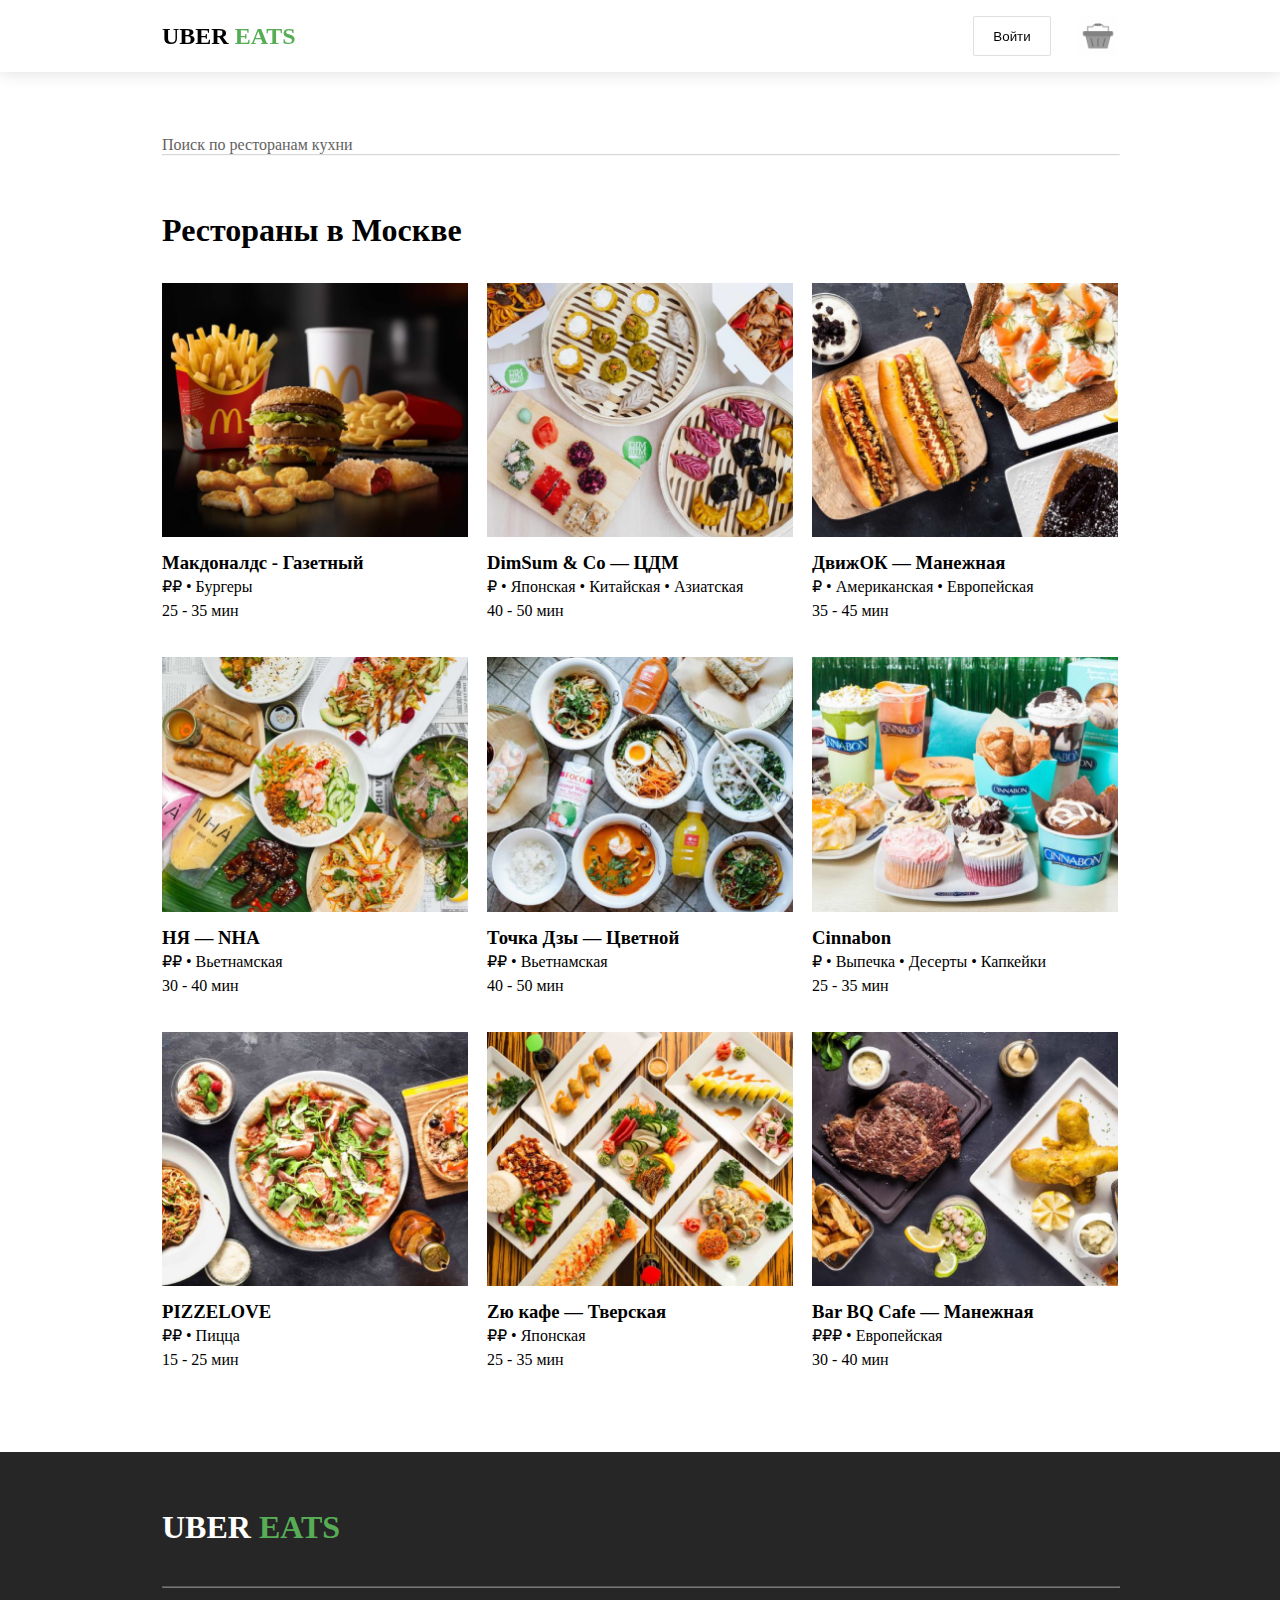
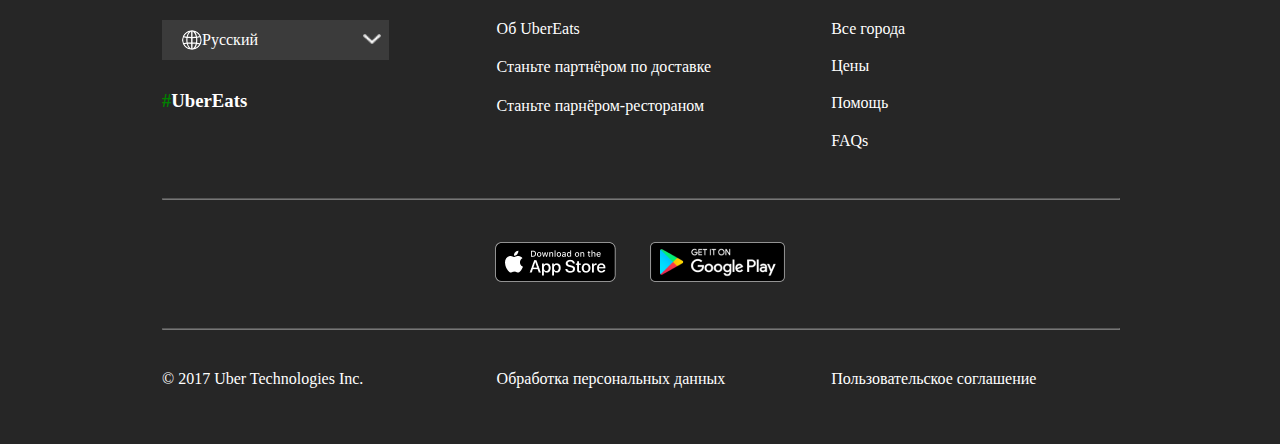
<file: index.html>
<!DOCTYPE html>
<html lang="en">
  <head>
    <meta charset="UTF-8" />
    <meta http-equiv="X-UA-Compatible" content="IE=edge" />
    <meta name="viewport" content="width=device-width, initial-scale=1.0" />
    <title>mylife</title>
    <link rel="stylesheet" href="style/style.css" />
  </head>
  <body>
    <div class="app">
      <div id="hhh"></div>
      <div class="head">
        <div class="head_items container">
          <div class="logo_head">
            <h2>UBER <span style="color: rgba(87, 173, 86, 1)">EATS</span></h2>
          </div>
          <div class="items_nav">
            <a href="#popup">
              <button class="comeIn popup-link">Войти</button>
            </a>
            <button class="basket"></button>
          </div>
        </div>
      </div>
      <div class="search container">
        <p>Поиск по ресторанам кухни</p>
        <hr class="hrFooter" width="100%" />
      </div>
      <div class="restInMoscow container">
        <h1>Рестораны в Москве</h1>
        <div class="DishesInMoskow">
          <div class="Dishes">
            <div class="img_dishes">
              <img src="style/img/Stores/1.png" width="100%" alt="" />
            </div>
            <div class="content_dishes">
              <h3>Макдоналдс - Газетный</h3>
              <p>₽₽ • Бургеры</p>
              <p>25 - 35 мин</p>
            </div>
          </div>
          <div class="Dishes">
            <div class="img_dishes">
              <img src="style/img/Stores/2.png" width="100%" alt="" />
            </div>
            <div class="content_dishes">
              <h3>DimSum & Co — ЦДМ</h3>
              <p>₽ • Японская • Китайская • Азиатская</p>
              <p>40 - 50 мин</p>
            </div>
          </div>
          <div class="Dishes">
            <div class="img_dishes">
              <img src="style/img/Stores/5.png" width="100%" alt="" />
            </div>
            <div class="content_dishes">
              <h3>ДвижОК — Манежная</h3>
              <p>₽ • Американская • Европейская</p>
              <p>35 - 45 мин</p>
            </div>
          </div>
          <div class="Dishes">
            <div class="img_dishes">
              <img src="style/img/Stores/3.png" width="100%" alt="" />
            </div>
            <div class="content_dishes">
              <h3>НЯ — NHA</h3>
              <p>₽₽ • Вьетнамская</p>
              <p>30 - 40 мин</p>
            </div>
          </div>
          <div class="Dishes">
            <div class="img_dishes">
              <img src="style/img/Stores/4.png" width="100%" alt="" />
            </div>
            <div class="content_dishes">
              <h3>Точка Дзы — Цветной</h3>
              <p>₽₽ • Вьетнамская</p>
              <p>40 - 50 мин</p>
            </div>
          </div>
          <div class="Dishes">
            <div class="img_dishes">
              <img src="style/img/Stores/6.png" width="100%" alt="" />
            </div>
            <div class="content_dishes">
              <h3>Cinnabon</h3>
              <p>₽ • Выпечка • Десерты • Капкейки</p>
              <p>25 - 35 мин</p>
            </div>
          </div>
          <div class="Dishes">
            <div class="img_dishes">
              <img src="style/img/Stores/7.png" width="100%" alt="" />
            </div>
            <div class="content_dishes">
              <h3>PIZZELOVE</h3>
              <p>₽₽ • Пицца</p>
              <p>15 - 25 мин</p>
            </div>
          </div>
          <div class="Dishes">
            <div class="img_dishes">
              <img src="style/img/Stores/8.png" width="100%" alt="" />
            </div>
            <div class="content_dishes">
              <h3>Zю кафе — Тверская</h3>
              <p>₽₽ • Японская</p>
              <p>25 - 35 мин</p>
            </div>
          </div>
          <div class="Dishes">
            <div class="img_dishes">
              <img src="style/img/Stores/9.png" width="100%" alt="" />
            </div>
            <div class="content_dishes">
              <h3>Bar BQ Cafe — Манежная</h3>
              <p>₽₽₽ • Европейская</p>
              <p>30 - 40 мин</p>
            </div>
          </div>
        </div>
      </div>
      <div class="footer">
        <div class="footer_info container">
          <div class="logo_footer">
            <h1>UBER <span style="color: rgba(87, 173, 86, 1)">EATS</span></h1>
          </div>
          <hr class="hrFooter" width="100%" />
          <div class="blocks_footer">
            <div class="block_info_site">
              <div class="menu_lang">
                <div class="logo_menu_land">
                  <div class="logo_inet"></div>
                  <p>Русский</p>
                </div>
                <div class="arrayDown"></div>
              </div>
              <div class="icon_message">
                <h3><span style="color: green">#</span>UberEats</h3>
                <div class="icon">
                  <div class="icon_items insta"></div>
                  <div class="icon_items twitter"></div>
                  <div class="icon_items facebook"></div>
                </div>
              </div>
            </div>
            <div class="block_info_site pirents">
              <p>Об UberEats</p>
              <p>Станьте партнёром по доставке</p>
              <p>Станьте парнёром-рестораном</p>
            </div>
            <div class="block_info_site">
              <p>Все города</p>
              <p>Цены</p>
              <p>Помощь</p>
              <p>FAQs</p>
            </div>
          </div>
          <hr class="hrFooter" width="100%" />
          <div class="dowloadShops">
            <div class="shop">
              <img
                src="style/img/Download_on_the_App_Store_Badge_US-UK_RGB_blk_092917.png"
                alt=""
              />
            </div>
            <div class="shop">
              <img src="style/img/en_badge_web_generic-cf6dad406f.png" alt="" />
            </div>
          </div>
          <hr class="hrFooter" width="100%" />
          <div class="footer_end">
            <div class="block_footer_end">
              <p>© 2017 Uber Technologies Inc.</p>
            </div>
            <div class="block_footer_end">
              <p>Обработка персональных данных</p>
            </div>
            <div class="block_footer_end">
              <p>Пользовательское соглашение</p>
            </div>
          </div>
        </div>
      </div>
      <div id="popup" class="popup">
        <div class="popup__body container">
          <div class="popup__content">
            <a href="#head" class="popup__close close-popup">X</a>
            <div class="popup__title">Это модальное окно №1</div>
            <div class="popup__text">
              Lorem ipsum dolor sit amet consectetur adipisicing elit. Deleniti
              ducimus unde expedita, repellendus quisquam soluta ratione?
              Impedit quam assumenda perspiciatis ad quae voluptate, cupiditate
              voluptas? Non quidem sint soluta esse? Lorem, ipsum dolor sit amet
              consectetur adipisicing elit. Consectetur ipsam ad velit nostrum
              cum, rerum, explicabo ut et aliquid nam consequatur maiores error
              nihil commodi, iusto voluptas quis eos! Enim nobis, hic natus
              facilis earum autem soluta quia sunt ab obcaecati at reiciendis
              consectetur illum. Dolores nisi modi quam blanditiis sit alias
              soluta suscipit eaque, natus placeat consectetur possimus! Ducimus
              nisi vero deserunt, odio soluta officiis odit tempora voluptates,
              qui nam rerum autem perferendis non sit explicabo in provident.
              Aut magnam fugit laudantium illo dolor, odit explicabo
              praesentium, facilis ad ea expedita repellat soluta inventore.
              Tempore explicabo eum nulla quam.
            </div>
          </div>
        </div>
      </div>
    </div>
    <script src="javascript/script.js"></script>
  </body>
</html>
</file>
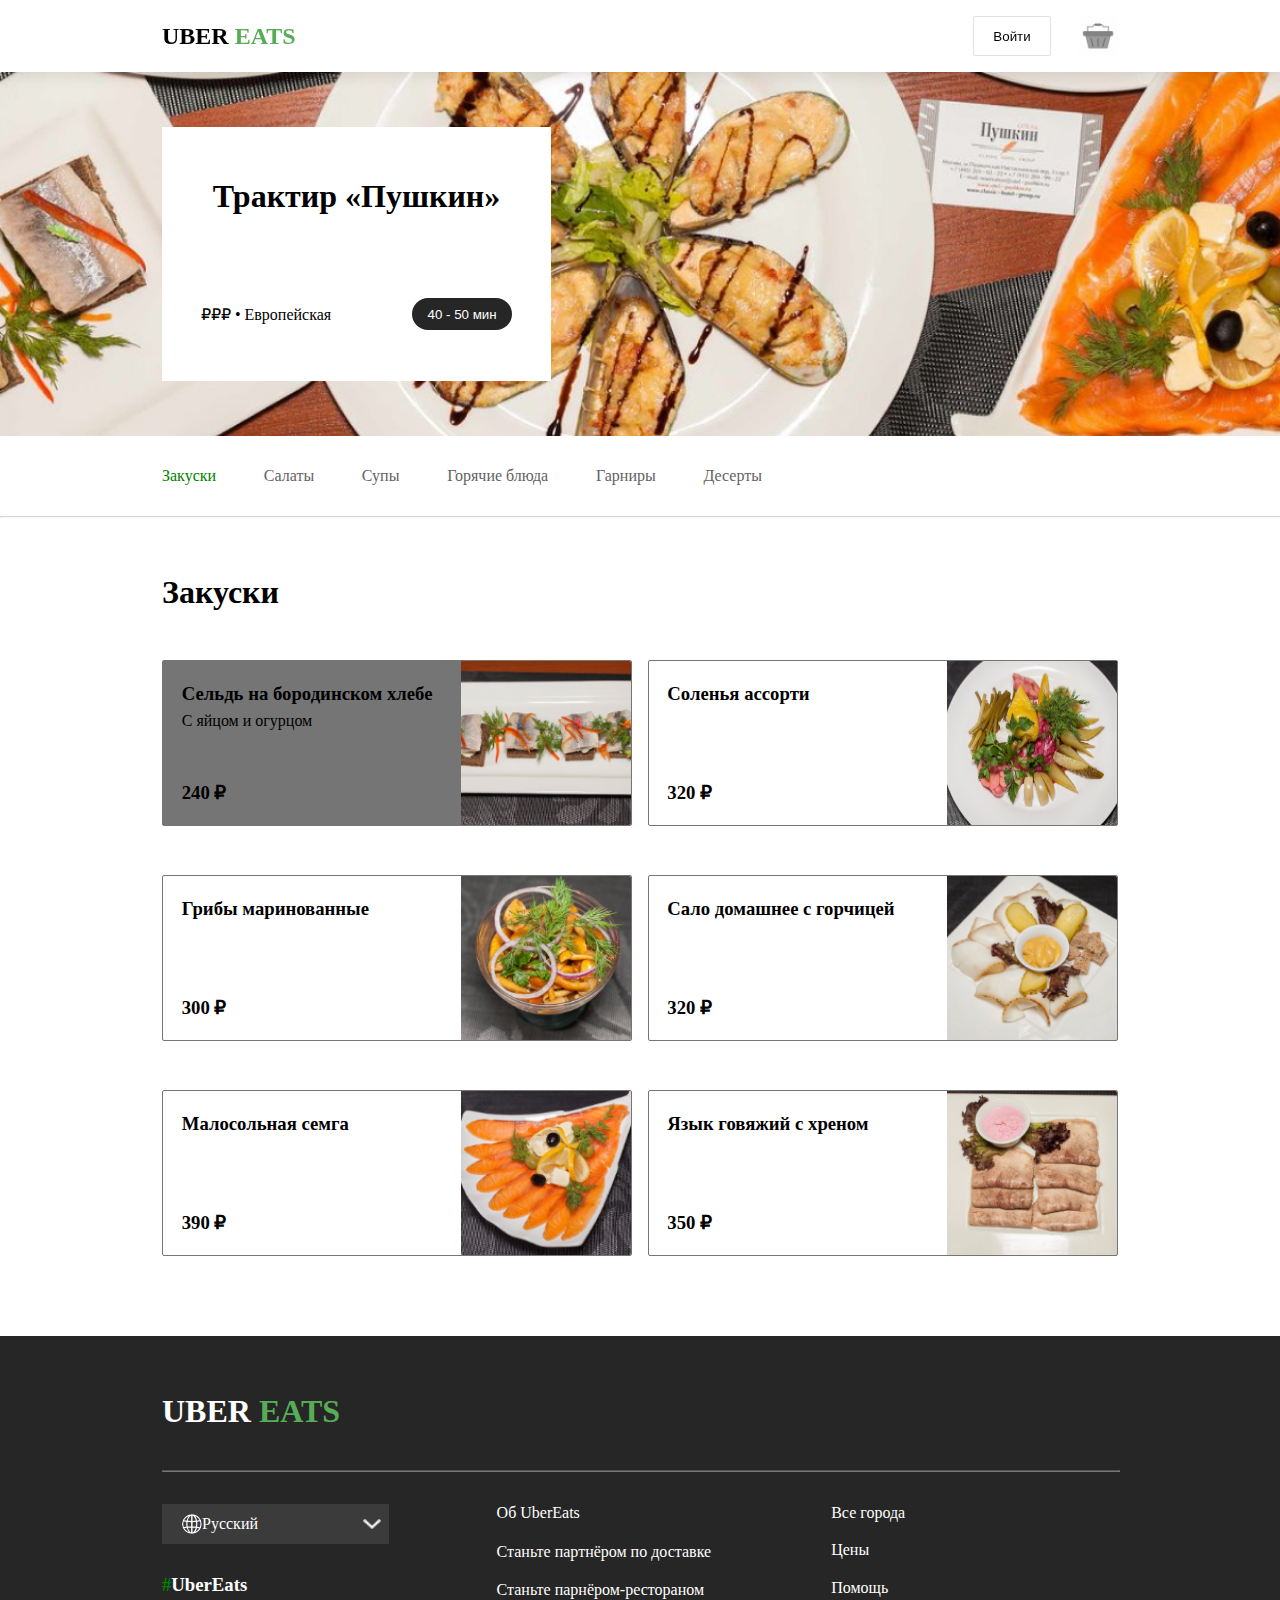
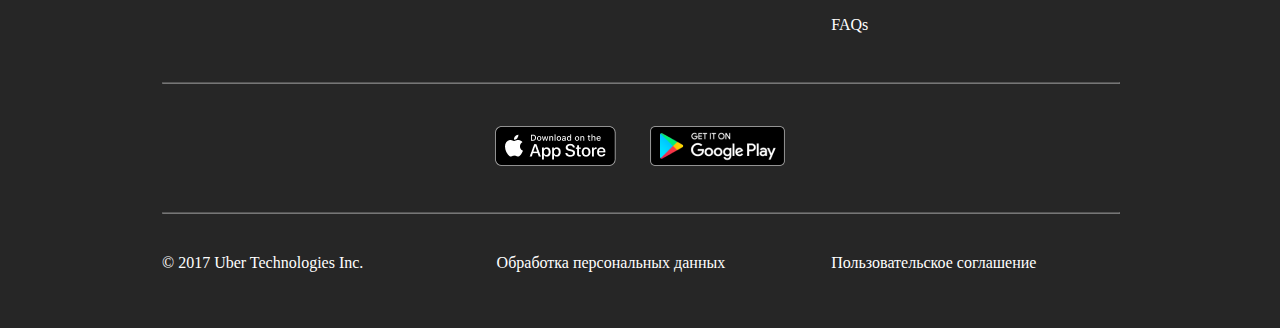
<file: indexTwo.html>
<!DOCTYPE html>
<html lang="en">
  <head>
    <meta charset="UTF-8" />
    <meta http-equiv="X-UA-Compatible" content="IE=edge" />
    <meta name="viewport" content="width=device-width, initial-scale=1.0" />
    <title>Document</title>
    <link rel="stylesheet" href="style/style.css" />
  </head>
  <body>
    <div class="app">
      <div id="hhh"></div>
      <div class="head">
        <div class="head_items container">
          <div class="logo_head">
            <h2>UBER <span style="color: rgba(87, 173, 86, 1)">EATS</span></h2>
          </div>
          <div class="items_nav">
            <a href="#popup">
              <button class="comeIn popup-link">Войти</button>
            </a>
            <button class="basket"></button>
          </div>
        </div>
      </div>
      <div class="tavern">
        <div class="tavern__content container">
            <div class="tavern__block">
                <div class="tavenr__text">
                    <h1>Трактир «Пушкин»</h1>
                   <div class="tavern__dishes__text">
                    <p>₽₽₽ • Европейская</p>
                    <button class="tavern__buts">40 - 50 мин</button>
                   </div>
                </div>
            </div>
        </div>
      </div>

      <div class="menu__dishes container">
          <div class="menu__dishes__items">
              <li class="items__dishes" style="color:green">Закуски</li>
              <li class="items__dishes">Салаты</li>
              <li class="items__dishes">Супы</li>
              <li class="items__dishes">Горячие блюда</li>
              <li class="items__dishes">Гарниры</li>
              <li class="items__dishes">Десерты</li>
          </div>
      </div>
      <hr class="hrFooter" width="100%" />
      <div class="snacks container">
          <h1>Закуски</h1>
          <div class="snacks__items">
              <div class="snacks__dishes" style="background: rgba(117, 117, 117, 1);
              ">
                  <div class="text__content__snacks">
                      <div class="name__snacks__in">
                        <h3>Сельдь на бородинском хлебе</h3>
                        <p>С яйцом и огурцом</p>
                      </div>
                      <h3>240 ₽</h3>
                  </div>
                  <div class="img__snacks">
                    <img src="style/img/restairan/Restaurant/1.png" width="100%"  height="100%" alt="">
                  </div>
              </div>
              <div class="snacks__dishes">
                <div class="text__content__snacks">
                    <div class="name__snacks__in">
                      <h3>Соленья ассорти</h3>
                      <p></p>
                    </div>
                    <h3>320 ₽</h3>
                </div>
                <div class="img__snacks">
                    <img src="style/img/restairan/Restaurant/2.png" width="100%" height="100%" alt="">

                </div>
            </div><div class="snacks__dishes">
                <div class="text__content__snacks">
                    <div class="name__snacks__in">
                      <h3>Грибы маринованные</h3>
                      <p></p>
                    </div>
                    <h3>300 ₽</h3>
                </div>
                <div class="img__snacks">
                    <img src="style/img/restairan/Restaurant/3.png" width="100%"  height="100%" alt="">

                </div>
            </div><div class="snacks__dishes">
                <div class="text__content__snacks">
                    <div class="name__snacks__in">
                      <h3>Сало домашнее с горчицей</h3>
                      <p></p>
                    </div>
                    <h3>320 ₽</h3>
                </div>
                <div class="img__snacks">
                    <img src="style/img/restairan/Restaurant/4.png" width="100%"  height="100%" alt="">

                </div>
            </div><div class="snacks__dishes">
                <div class="text__content__snacks">
                    <div class="name__snacks__in">
                      <h3>Малосольная семга</h3>
                      <p></p>
                    </div>
                    <h3>390 ₽</h3>
                </div>
                <div class="img__snacks">
                    <img src="style/img/restairan/Restaurant/5.png" width="100%" height="100%" alt="">

                </div>
            </div><div class="snacks__dishes">
                <div class="text__content__snacks">
                    <div class="name__snacks__in">
                      <h3>Язык говяжий с хреном</h3>
                      <p></p>
                    </div>
                    <h3>350 ₽</h3>
                </div>
                <div class="img__snacks">
                    <img src="style/img/restairan/Restaurant/6.png" width="100%" height="100%" alt="">

                </div>
            </div>
          </div>
      </div>
      <div class="footer">
        <div class="footer_info container">
          <div class="logo_footer">
            <h1>UBER <span style="color: rgba(87, 173, 86, 1)">EATS</span></h1>
          </div>
          <hr class="hrFooter" width="100%" />
          <div class="blocks_footer">
            <div class="block_info_site">
              <div class="menu_lang">
                <div class="logo_menu_land">
                  <div class="logo_inet"></div>
                  <p>Русский</p>
                </div>
                <div class="arrayDown"></div>
              </div>
              <div class="icon_message">
                <h3><span style="color: green">#</span>UberEats</h3>
                <div class="icon">
                  <div class="icon_items insta"></div>
                  <div class="icon_items twitter"></div>
                  <div class="icon_items facebook"></div>
                </div>
              </div>
            </div>
            <div class="block_info_site pirents">
              <p>Об UberEats</p>
              <p>Станьте партнёром по доставке</p>
              <p>Станьте парнёром-рестораном</p>
            </div>
            <div class="block_info_site">
              <p>Все города</p>
              <p>Цены</p>
              <p>Помощь</p>
              <p>FAQs</p>
            </div>
          </div>
          <hr class="hrFooter" width="100%" />
          <div class="dowloadShops">
            <div class="shop">
              <img
                src="style/img/Download_on_the_App_Store_Badge_US-UK_RGB_blk_092917.png"
                alt=""
              />
            </div>
            <div class="shop">
              <img src="style/img/en_badge_web_generic-cf6dad406f.png" alt="" />
            </div>
          </div>
          <hr class="hrFooter" width="100%" />
          <div class="footer_end">
            <div class="block_footer_end">
              <p>© 2017 Uber Technologies Inc.</p>
            </div>
            <div class="block_footer_end">
              <p>Обработка персональных данных</p>
            </div>
            <div class="block_footer_end">
              <p>Пользовательское соглашение</p>
            </div>
          </div>
        </div>
    </div>

    <script src="javascript/script.js"></script>
  </body>
</html>
</file>
<file: style/style.css>
* {
  margin: 0;
  padding: 0;
}
.container {
  max-width: 956px;
  margin: 0 auto;
}
.head {
  position: fixed;
  top: 0;
  width: 100%;
  height: 72px;
  background-color: #fff;
  box-shadow: 0px 0px 16px 0px rgba(38, 38, 38, 0.16);
}
.head_items {
  height: 100%;
  display: flex;
  justify-content: space-between;
  align-items: center;
}
.comeIn {
  background-color: #fff;
  width: 78px;
  height: 40px;
  cursor: pointer;
  border-radius: 2px;
  border: 1px solid rgba(224, 224, 224, 1);
}
.items_nav {
  display: flex;
}
.basket {
  margin-left: 27px;
  width: 40px;
  height: 40px;
  background: url(img/basket.jpeg) no-repeat;
  background-size: 100%;
  cursor: pointer;
  border: 0;
}
.search {
  margin-top: 136px;
  margin-bottom: 56px;
  color: rgba(98, 98, 98, 1);
}
.DishesInMoskow {
  display: flex;
  flex-wrap: wrap;
  justify-content: space-between;
}
.Dishes {
  margin-top: 34px;
  width: 32%;
  /* min-height: 367px; */
  max-height: 400px;
}
.img_dishes {
  max-width: 100%;
}
.content_dishes {
  margin-top: 10px;
  line-height: 24px;
}
.footer {
  margin-top: 80px;
  background: rgba(38, 38, 38, 1);
  min-height: 592px;
  width: 100%;
}
.footer_info {
  padding-top: 1px;
}
.logo_footer {
  margin-top: 56px;
  margin-bottom: 40px;
  color: #fff;
}
.hrFooter {
  background: #ffffff;
  mix-blend-mode: normal;
  opacity: 0.4;
}
.blocks_footer {
  display: flex;
  margin-top: 32px;
  margin-bottom: 48px;
  justify-content: space-between;
}
.block_info_site {
  display: flex;
  flex-direction: column;
  justify-content: space-between;
  width: 30%;
  color: #fff;
  height: 130px;
}
.pirents {
  height: 95px;
}
.menu_lang {
  display: flex;
  flex-wrap: wrap;
  justify-content: space-between;
  align-items: center;
  max-width: 227px;
  height: 40px;
  background: rgba(59, 59, 59, 1);
}
.icon_message {
  width: 110px;
  height: 60px;
  display: flex;
  flex-direction: column;
  justify-content: space-between;
}
.icon {
  display: flex;
  min-height: 25px;
  justify-content: space-between;
}
.icon_items {
  width: 30px;
  height: 30px;
  border-radius: 10px;
}
.insta {
  background: url("https://pngicon.ru/file/uploads/instagram.png") no-repeat;
  background-size: 100%;
}
.twitter {
  background: url("https://icons.veryicon.com/png/Phone/iOS7%20Style/Twitter.png")
    no-repeat;
  background-size: 100%;
}
.facebook {
  background: url("https://pngicon.ru/file/uploads/FaceBook_512x512-256x256.png")
    no-repeat;
  background-size: 100%;
}
.dowloadShops {
  width: 290px;
  margin: 42px auto;
  display: flex;
  align-items: center;
  justify-content: space-between;
}
.footer_end {
  margin-top: 40px;
  display: flex;
  min-height: 30px;
  justify-content: space-between;
}
.block_footer_end {
  width: 30%;
  color: #fff;
}
.logo_inet {
  width: 20px;
  height: 20px;
  border-radius: 50%;
  background: url("img/world.svg");
  background-size: 100%;
}
.arrayDown {
  width: 18px;
  height: 11px;
  background: url("img/Shape.png") no-repeat;
  background-size: 100%;
  margin-right: 8px;
}
.logo_menu_land {
  display: flex;
  align-items: center;
  justify-content: space-between;
  max-width: 90px;
  margin-left: 20px;
}
@media (max-width: 768px) {
  .Dishes {
    width: 49%;
  }
  .footer {
    font-size: 13px;
  }
  .container {
    width: 98%;
    font-size: 13px;
  }
}
@media (max-width: 380px) {
  .container {
    width: 90%;
  }
  .DishesInMoskow {
    flex-direction: column;
    align-items: center;
  }
  .Dishes {
    width: 95%;
  }
  .footer_end {
    flex-direction: column;
    align-items: center;
    min-height: 100px;
    padding-bottom: 40px;
  }
  .blocks_footer {
    flex-direction: column;
    align-items: center;
    margin-top: 10px;
  }
  .block_footer_end {
    width: 100%;
  }
  .basket {
    display: none;
  }
  .pirents {
    width: 100%;
  }
  .block_info_site {
    width: 100%;
    margin-top: 15px;
  }
}
.popup {
  position: fixed;
  width: 100%;
  height: 100%;
  background-color: rgb(0, 0, 0, 0.8);
  top: 0;
  left: 0;
  opacity: 0;
  visibility: hidden;
  transition: 0.8s ease-in;
}
.popup.open .popup__content {
  transform: translate(0, 0);
  opacity: 1;
  visibility: visible;
}
.popup.open {
  opacity: 1;
  visibility: visible;
}

.popup__body {
  min-height: 100%;
  display: flex;
  align-items: center;
  justify-content: center;
  padding: 30px 10px;
}
.popup__content {
  background-color: #fff;
  transition: all 0.8s ease 0s;
  transform: translate(0px, -100%);
  opacity: 0;
  color: black;
  max-width: 800px;
  padding: 30px;
  position: relative;
}
.popup__close {
  position: absolute;
  right: 10px;
  top: 10px;
  font-size: 20px;
  text-decoration: none;
}
.popup__title {
  font-size: 40px;
  margin: 0px 0px 1em 0px;
}
#hhh {
  width: 100%;
  height: 10px;
  background-color: rgba(255, 7, 7, 0);
  position: fixed;
}

.tavern {
  margin-top: 72px;
  width: 100%;
  height: 364px;
  background: url(img/restairan/d42ea9bbf7aff297c2e1eb5e5f3b7fa6-w1080-87.png)
    no-repeat;
  background-size: 100%;
}
.tavern__content {
  width: 100%;
  height: 364px;
  display: flex;
  align-items: center;
}
.tavern__block {
  width: 389px;
  display: flex;
  align-items: center;
  justify-content: center;
  height: 254px;
  background-color: rgb(255, 255, 255);
}
.tavenr__text {
  width: 80%;
  height: 60%;
  text-align: center;
  display: flex;
  flex-direction: column;
  justify-content: space-between;
}
.tavern__dishes__text {
  display: flex;
  align-items: center;
  justify-content: space-between;
}
.tavern__buts {
  width: 100px;
  height: 32px;
  border-radius: 16px;
  background: rgba(38, 38, 38, 1);
  color: #fff;
  border:0;
  cursor: pointer;
}
.menu__dishes{
  height: 80px;
  width: 100%;
}
.menu__dishes__items{
  display: flex;
  height:100%;
  align-items: center;
  justify-content: space-between;
  list-style-type: none;
  width:600px;
}
.items__dishes{
  color: #626262;
}
.snacks{
  margin-top:56px;
}
.snacks__items{
  display: flex;
  flex-wrap: wrap;
  justify-content: space-between;
  width:100%


}

.snacks__dishes{
  border:1px solid  #757575;
  border-radius: 2px;
  width:49%;
  min-height:160px;
  display: flex;
  justify-content: space-between;
  margin-top: 49px;
}
.img__snacks{
  background-color: rgb(241, 141, 141);
  width:170px;
  height:100%;
}
.text__content__snacks{
  margin: 4%;
  line-height: 1.7em;
  display: flex;
  flex-direction: column;
  justify-content: space-between;
}
</file>
